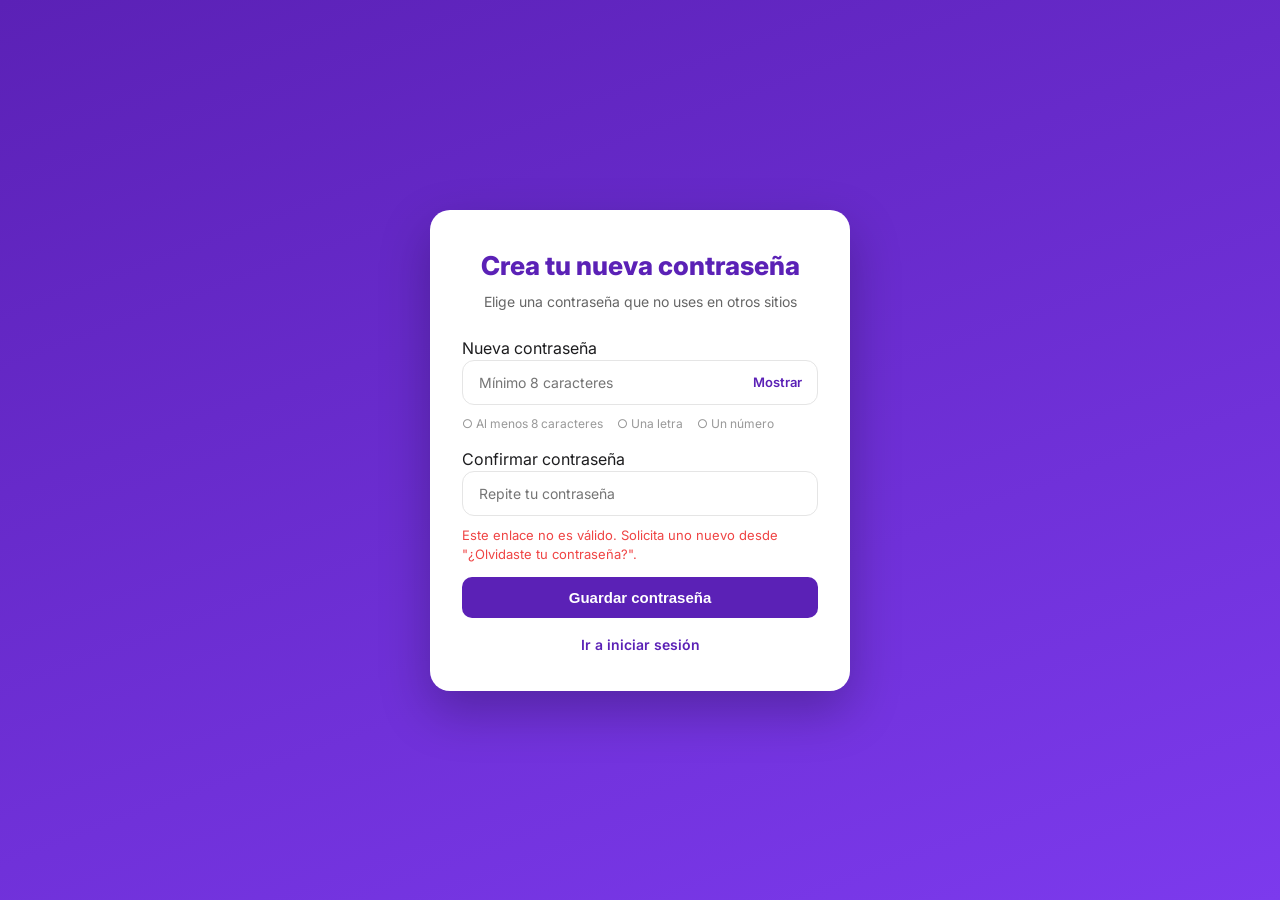
<file: localshop-backend/web/reset.html>
<!DOCTYPE html>
<html lang="es">
<head>
<meta charset="UTF-8">
<meta name="viewport" content="width=device-width, initial-scale=1.0">
<title>LocalShop - Nueva contraseña</title>
<link rel="stylesheet" href="css/common.css">
<link rel="stylesheet" href="css/auth.css">
<link href="https://fonts.googleapis.com/css2?family=Inter:wght@400;500;600;700;800&display=swap" rel="stylesheet">
</head>
<body>

<div class="auth-screen">
  <div class="auth-card">
    <h2 class="card-title center purple">Crea tu nueva contraseña</h2>
    <p class="card-subtitle center">Elige una contraseña que no uses en otros sitios</p>

    <form id="resetForm" novalidate>
      <label class="field-label" for="newPassword">Nueva contraseña</label>
      <div class="pass-wrap">
        <input type="password" class="input-field" id="newPassword" autocomplete="new-password" placeholder="Mínimo 8 caracteres" required minlength="8">
        <button type="button" class="pass-toggle" data-toggle-pass="newPassword" aria-label="Mostrar contraseña">Mostrar</button>
      </div>
      <ul class="pass-rules" id="passRules" aria-live="polite">
        <li data-rule="len">Al menos 8 caracteres</li>
        <li data-rule="letter">Una letra</li>
        <li data-rule="digit">Un número</li>
      </ul>

      <label class="field-label" for="newPasswordConfirm">Confirmar contraseña</label>
      <input type="password" class="input-field" id="newPasswordConfirm" autocomplete="new-password" placeholder="Repite tu contraseña" required minlength="8">

      <p id="resetError" class="field-error hidden" role="alert"></p>
      <p id="resetOk" class="notice hidden" role="status"></p>
      <button type="submit" class="btn btn-primary btn-block" id="resetSubmit">Guardar contraseña</button>
    </form>

    <p class="switch-link"><a href="auth.html">Ir a iniciar sesión</a></p>
  </div>
</div>

<script src="js/api.js"></script>
<script src="js/store.js"></script>
<script src="js/reset.js"></script>
</body>
</html>
</file>
<file: localshop-backend/web/css/common.css>
:root {
  --purple-dark: #5b21b6;
  --purple: #7c3aed;
  --purple-light: #f0eef6;
  --yellow: #fcd34d;
  --yellow-hover: #fde68a;
  --text: #1d1d1f;
  --text-muted: #666;
  --bg: #f5f5f7;
  --white: #ffffff;
  --success: #16a34a;
  --danger: #ef4444;
  --radius: 16px;
}

* { margin: 0; padding: 0; box-sizing: border-box; }

body {
  font-family: "Inter", -apple-system, BlinkMacSystemFont, "Segoe UI", sans-serif;
  background: var(--bg);
  color: var(--text);
  line-height: 1.5;
}

a { color: inherit; }

.container { max-width: 1200px; margin: 0 auto; padding: 0 24px; }

.btn {
  border: none;
  border-radius: 10px;
  padding: 12px 24px;
  font-size: 15px;
  font-weight: 600;
  cursor: pointer;
  transition: all 0.2s ease;
}
.btn-primary { background: var(--purple-dark); color: white; }
.btn-primary:hover { background: var(--purple); }
.btn-accent { background: var(--yellow); color: var(--purple-dark); }
.btn-accent:hover { background: var(--yellow-hover); }
.btn-outline { background: white; color: var(--purple-dark); border: 1px solid #e0e0e0; }
.btn-outline:hover { border-color: var(--purple-dark); }
.btn-block { width: 100%; }

.toast {
  position: fixed;
  bottom: 24px;
  left: 50%;
  transform: translateX(-50%) translateY(20px);
  background: var(--text);
  color: white;
  padding: 12px 22px;
  border-radius: 10px;
  font-size: 14px;
  font-weight: 500;
  opacity: 0;
  pointer-events: none;
  transition: all 0.3s ease;
  z-index: 999;
}
.toast.show { opacity: 1; transform: translateX(-50%) translateY(0); }

.city-pill {
  display: inline-flex;
  align-items: center;
  gap: 6px;
  background: rgba(255,255,255,0.2);
  color: white;
  border: none;
  padding: 8px 16px;
  border-radius: 20px;
  font-size: 14px;
  font-weight: 500;
  cursor: pointer;
}

/* Contador +/- reutilizado en menú de negocio y carrito */
.qty-stepper { display: flex; align-items: center; gap: 10px; }
.step-btn { width: 28px; height: 28px; border-radius: 50%; background: var(--purple-dark); color: white; border: none; font-size: 16px; cursor: pointer; line-height: 1; flex-shrink: 0; }
.step-btn:hover { background: var(--purple); }
.step-btn.minus { background: white; color: var(--purple-dark); border: 1px solid var(--purple-dark); }
.step-qty { font-weight: 700; min-width: 16px; text-align: center; }
</file>
<file: localshop-backend/web/css/auth.css>
body {
  background: linear-gradient(160deg, var(--purple-dark), var(--purple));
  min-height: 100vh;
  display: flex;
  align-items: center;
  justify-content: center;
  padding: 40px 20px;
}

.auth-screen {
  width: 100%;
  max-width: 420px;
  display: flex;
  flex-direction: column;
  align-items: center;
  gap: 24px;
}
.auth-screen.hidden { display: none; }

.brand { text-align: center; color: white; }
.brand-icon { font-size: 40px; margin-bottom: 8px; }
.brand h1 { font-size: 40px; font-weight: 800; }
.brand p { opacity: 0.85; margin-top: 4px; }

.auth-card {
  background: white;
  border-radius: 20px;
  padding: 36px 32px;
  width: 100%;
  box-shadow: 0 20px 50px rgba(0,0,0,0.25);
  position: relative;
}

.back-arrow {
  position: absolute;
  top: 20px;
  left: 20px;
  background: none;
  border: none;
  font-size: 20px;
  cursor: pointer;
  color: var(--text-muted);
}

.card-title { font-size: 26px; font-weight: 800; color: var(--text); margin-bottom: 6px; }
.card-title.purple { color: var(--purple-dark); }
.card-title.center { text-align: center; }
.card-subtitle { color: var(--text-muted); font-size: 14px; margin-bottom: 24px; }
.card-subtitle.center { text-align: center; }

.input-field {
  width: 100%;
  padding: 13px 16px;
  border-radius: 12px;
  border: 1px solid #e5e5e5;
  font-size: 14px;
  margin-bottom: 16px;
  font-family: inherit;
  background: white;
}
.input-field:focus { outline: none; border-color: var(--purple-dark); }

.role-toggle {
  display: flex;
  background: #f0eef6;
  border-radius: 24px;
  padding: 4px;
  margin-bottom: 24px;
}
.role-btn {
  flex: 1;
  border: none;
  background: transparent;
  padding: 10px;
  border-radius: 20px;
  font-size: 14px;
  font-weight: 500;
  cursor: pointer;
  color: var(--text-muted);
  transition: all 0.2s;
}
.role-btn.active { background: white; color: var(--text); box-shadow: 0 2px 4px rgba(0,0,0,0.08); }

.switch-link { text-align: center; font-size: 14px; color: var(--text-muted); margin-top: 16px; }
.switch-link a { color: var(--purple-dark); font-weight: 600; text-decoration: none; }

.auth-links { display: flex; gap: 12px; }
.hidden { display: none !important; }

.field-error { color: var(--danger); font-size: 13px; margin: -6px 0 12px; }
.field-error.hidden { display: none; }

.pass-wrap { position: relative; }
.pass-wrap .input-field { padding-right: 84px; }
.pass-toggle {
  position: absolute; right: 8px; top: 7px; border: none; background: none; cursor: pointer;
  color: var(--purple-dark); font: inherit; font-size: 13px; font-weight: 600; padding: 6px 8px; border-radius: 8px;
}
.pass-toggle:hover { background: var(--purple-light); }

.forgot-row { text-align: right; margin: -6px 0 14px; }
.forgot-row a { color: var(--purple-dark); font-size: 13px; font-weight: 600; text-decoration: none; }
.forgot-row a:hover { text-decoration: underline; }

.notice { background: #ecfdf5; color: #065f46; border-radius: 10px; padding: 10px 12px; font-size: 13px; margin: 0 0 14px; }
.notice.warn { background: #fef3c7; color: #92400e; }

.pass-rules { list-style: none; display: flex; gap: 14px; flex-wrap: wrap; margin: -6px 0 14px; font-size: 12px; color: #999; }
.pass-rules li::before { content: "○ "; }
.pass-rules li.ok { color: var(--success); }
.pass-rules li.ok::before { content: "● "; }

.back-arrow { z-index: 2; }
</file>
